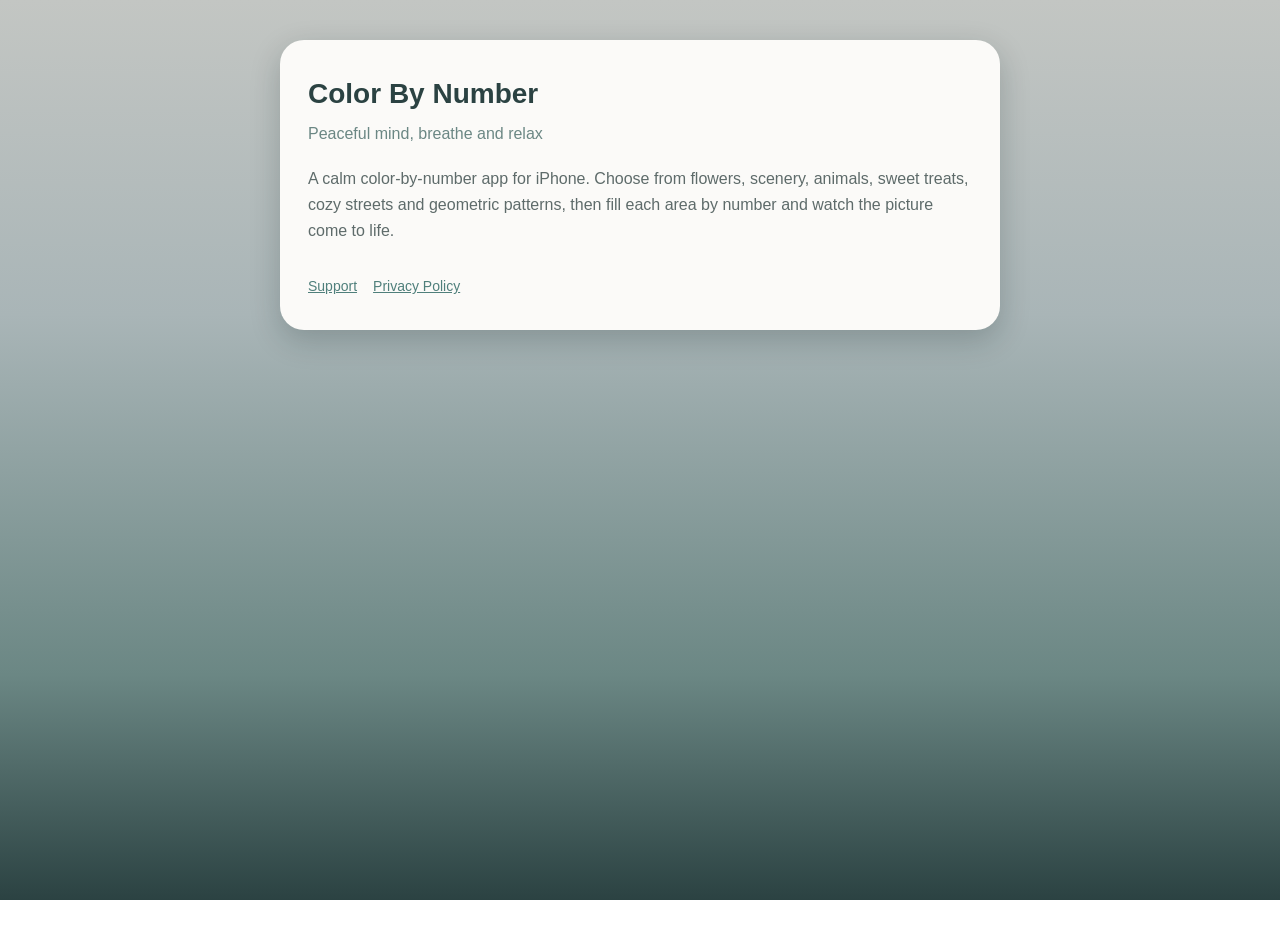
<file: index.html>
<!doctype html>
<html lang="en">
<head>
<meta charset="utf-8">
<meta name="viewport" content="width=device-width, initial-scale=1">
<title>Color By Number: Peaceful Mind</title>
<link rel="stylesheet" href="style.css">
</head>
<body>
<main>
  <h1>Color By Number</h1>
  <p class="sub">Peaceful mind, breathe and relax</p>
  <p>A calm color-by-number app for iPhone. Choose from flowers, scenery, animals, sweet treats, cozy streets and geometric patterns, then fill each area by number and watch the picture come to life.</p>
  <nav><a href="support.html">Support</a><a href="privacy.html">Privacy Policy</a></nav>
</main>
</body>
</html>
</file>
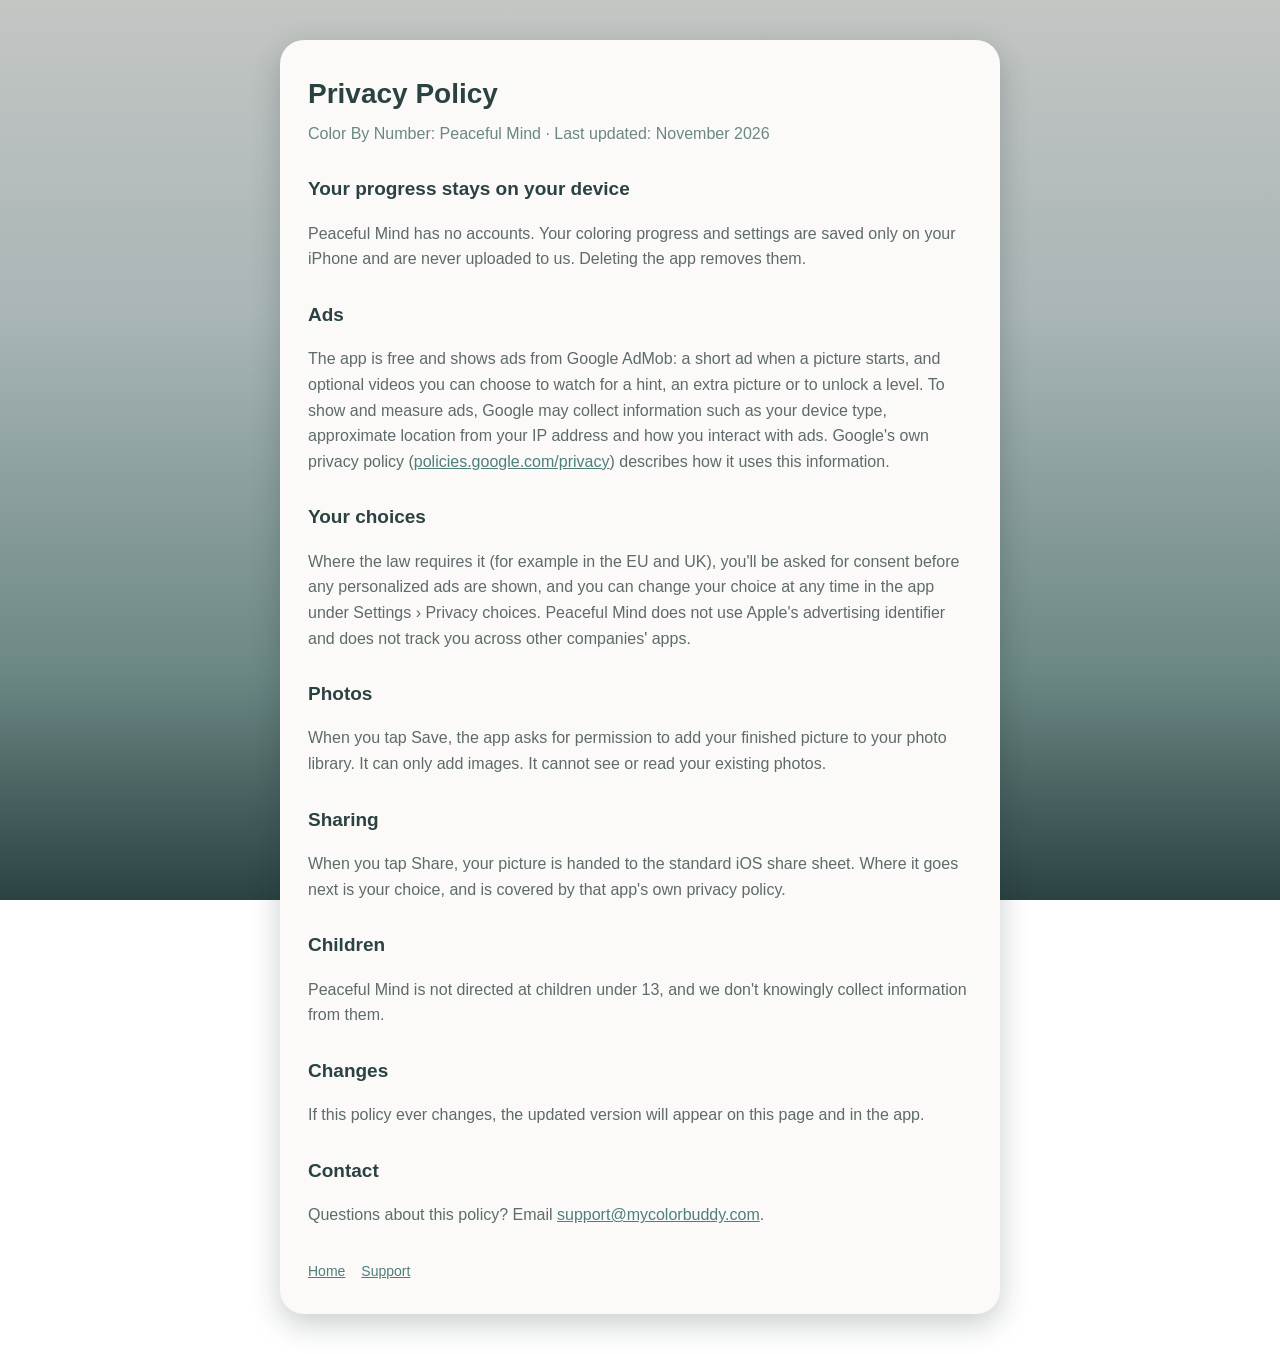
<file: privacy.html>
<!doctype html>
<html lang="en">
<head>
<meta charset="utf-8">
<meta name="viewport" content="width=device-width, initial-scale=1">
<title>Privacy Policy – Color By Number: Peaceful Mind</title>
<link rel="stylesheet" href="style.css">
</head>
<body>
<main>
  <h1>Privacy Policy</h1>
  <p class="sub">Color By Number: Peaceful Mind · Last updated: November 2026</p>

  <h2>Your progress stays on your device</h2>
  <p>Peaceful Mind has no accounts. Your coloring progress and settings are saved only on your iPhone and are never uploaded to us. Deleting the app removes them.</p>

  <h2>Ads</h2>
  <p>The app is free and shows ads from Google AdMob: a short ad when a picture starts, and optional videos you can choose to watch for a hint, an extra picture or to unlock a level. To show and measure ads, Google may collect information such as your device type, approximate location from your IP address and how you interact with ads. Google's own privacy policy (<a href="https://policies.google.com/privacy">policies.google.com/privacy</a>) describes how it uses this information.</p>

  <h2>Your choices</h2>
  <p>Where the law requires it (for example in the EU and UK), you'll be asked for consent before any personalized ads are shown, and you can change your choice at any time in the app under Settings › Privacy choices. Peaceful Mind does not use Apple's advertising identifier and does not track you across other companies' apps.</p>

  <h2>Photos</h2>
  <p>When you tap Save, the app asks for permission to add your finished picture to your photo library. It can only add images. It cannot see or read your existing photos.</p>

  <h2>Sharing</h2>
  <p>When you tap Share, your picture is handed to the standard iOS share sheet. Where it goes next is your choice, and is covered by that app's own privacy policy.</p>

  <h2>Children</h2>
  <p>Peaceful Mind is not directed at children under 13, and we don't knowingly collect information from them.</p>

  <h2>Changes</h2>
  <p>If this policy ever changes, the updated version will appear on this page and in the app.</p>

  <h2>Contact</h2>
  <p>Questions about this policy? Email <a href="mailto:support@mycolorbuddy.com">support@mycolorbuddy.com</a>.</p>

  <nav><a href="index.html">Home</a><a href="support.html">Support</a></nav>
</main>
</body>
</html>
</file>
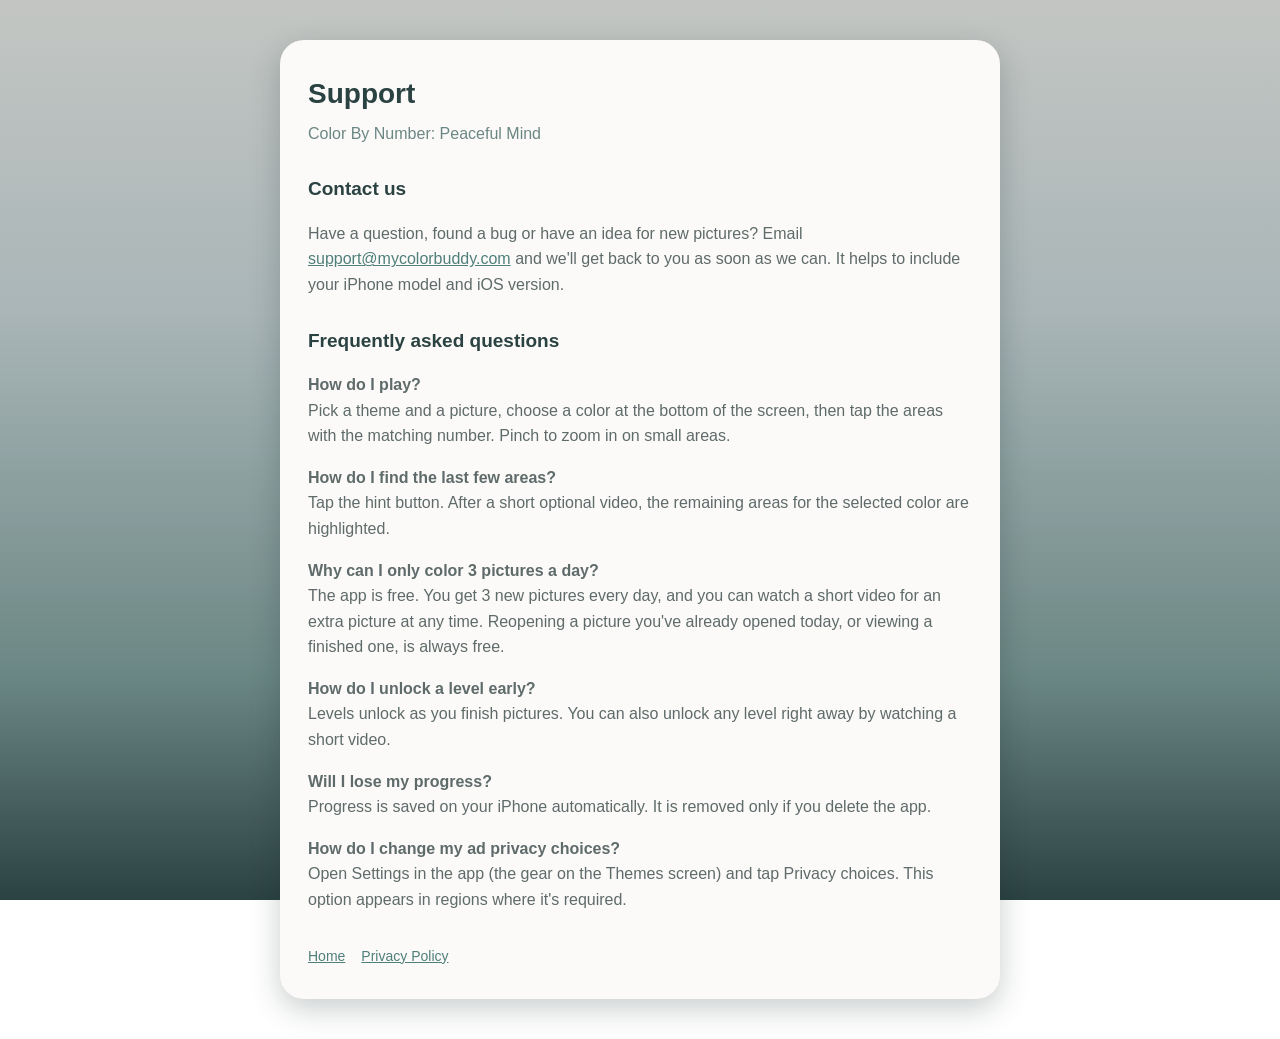
<file: support.html>
<!doctype html>
<html lang="en">
<head>
<meta charset="utf-8">
<meta name="viewport" content="width=device-width, initial-scale=1">
<title>Support – Color By Number: Peaceful Mind</title>
<link rel="stylesheet" href="style.css">
</head>
<body>
<main>
  <h1>Support</h1>
  <p class="sub">Color By Number: Peaceful Mind</p>

  <h2>Contact us</h2>
  <p>Have a question, found a bug or have an idea for new pictures? Email <a href="mailto:support@mycolorbuddy.com">support@mycolorbuddy.com</a> and we'll get back to you as soon as we can. It helps to include your iPhone model and iOS version.</p>

  <h2>Frequently asked questions</h2>

  <p><strong>How do I play?</strong><br>
  Pick a theme and a picture, choose a color at the bottom of the screen, then tap the areas with the matching number. Pinch to zoom in on small areas.</p>

  <p><strong>How do I find the last few areas?</strong><br>
  Tap the hint button. After a short optional video, the remaining areas for the selected color are highlighted.</p>

  <p><strong>Why can I only color 3 pictures a day?</strong><br>
  The app is free. You get 3 new pictures every day, and you can watch a short video for an extra picture at any time. Reopening a picture you've already opened today, or viewing a finished one, is always free.</p>

  <p><strong>How do I unlock a level early?</strong><br>
  Levels unlock as you finish pictures. You can also unlock any level right away by watching a short video.</p>

  <p><strong>Will I lose my progress?</strong><br>
  Progress is saved on your iPhone automatically. It is removed only if you delete the app.</p>

  <p><strong>How do I change my ad privacy choices?</strong><br>
  Open Settings in the app (the gear on the Themes screen) and tap Privacy choices. This option appears in regions where it's required.</p>

  <nav><a href="index.html">Home</a><a href="privacy.html">Privacy Policy</a></nav>
</main>
</body>
</html>
</file>
<file: style.css>
:root { --deep:#2B4242; --teal:#6B8784; --mist:#C3C6C3; --text:#2B3535; --soft:#5E6B6A; }
* { box-sizing: border-box; }
body { margin:0; font-family:-apple-system, BlinkMacSystemFont, "Segoe UI", Roboto, sans-serif;
  color:var(--text); line-height:1.6;
  background:linear-gradient(180deg, var(--mist) 0%, #A9B5B7 35%, var(--teal) 75%, var(--deep) 100%) fixed; min-height:100vh; }
main { max-width:720px; margin:40px auto; padding:32px 28px; background:#FBFAF8; border-radius:24px;
  box-shadow:0 10px 30px rgba(15,30,30,.22); }
@media (max-width:760px){ main { margin:16px; padding:24px 20px; } }
h1 { margin:0 0 4px; color:var(--deep); font-size:28px; }
h2 { margin:28px 0 6px; color:var(--deep); font-size:19px; }
p, li { color:var(--soft); }
.sub { color:var(--teal); margin:0 0 20px; }
a { color:#4F7F7B; }
nav { margin-top:32px; font-size:14px; }
nav a { margin-right:16px; }
</file>
